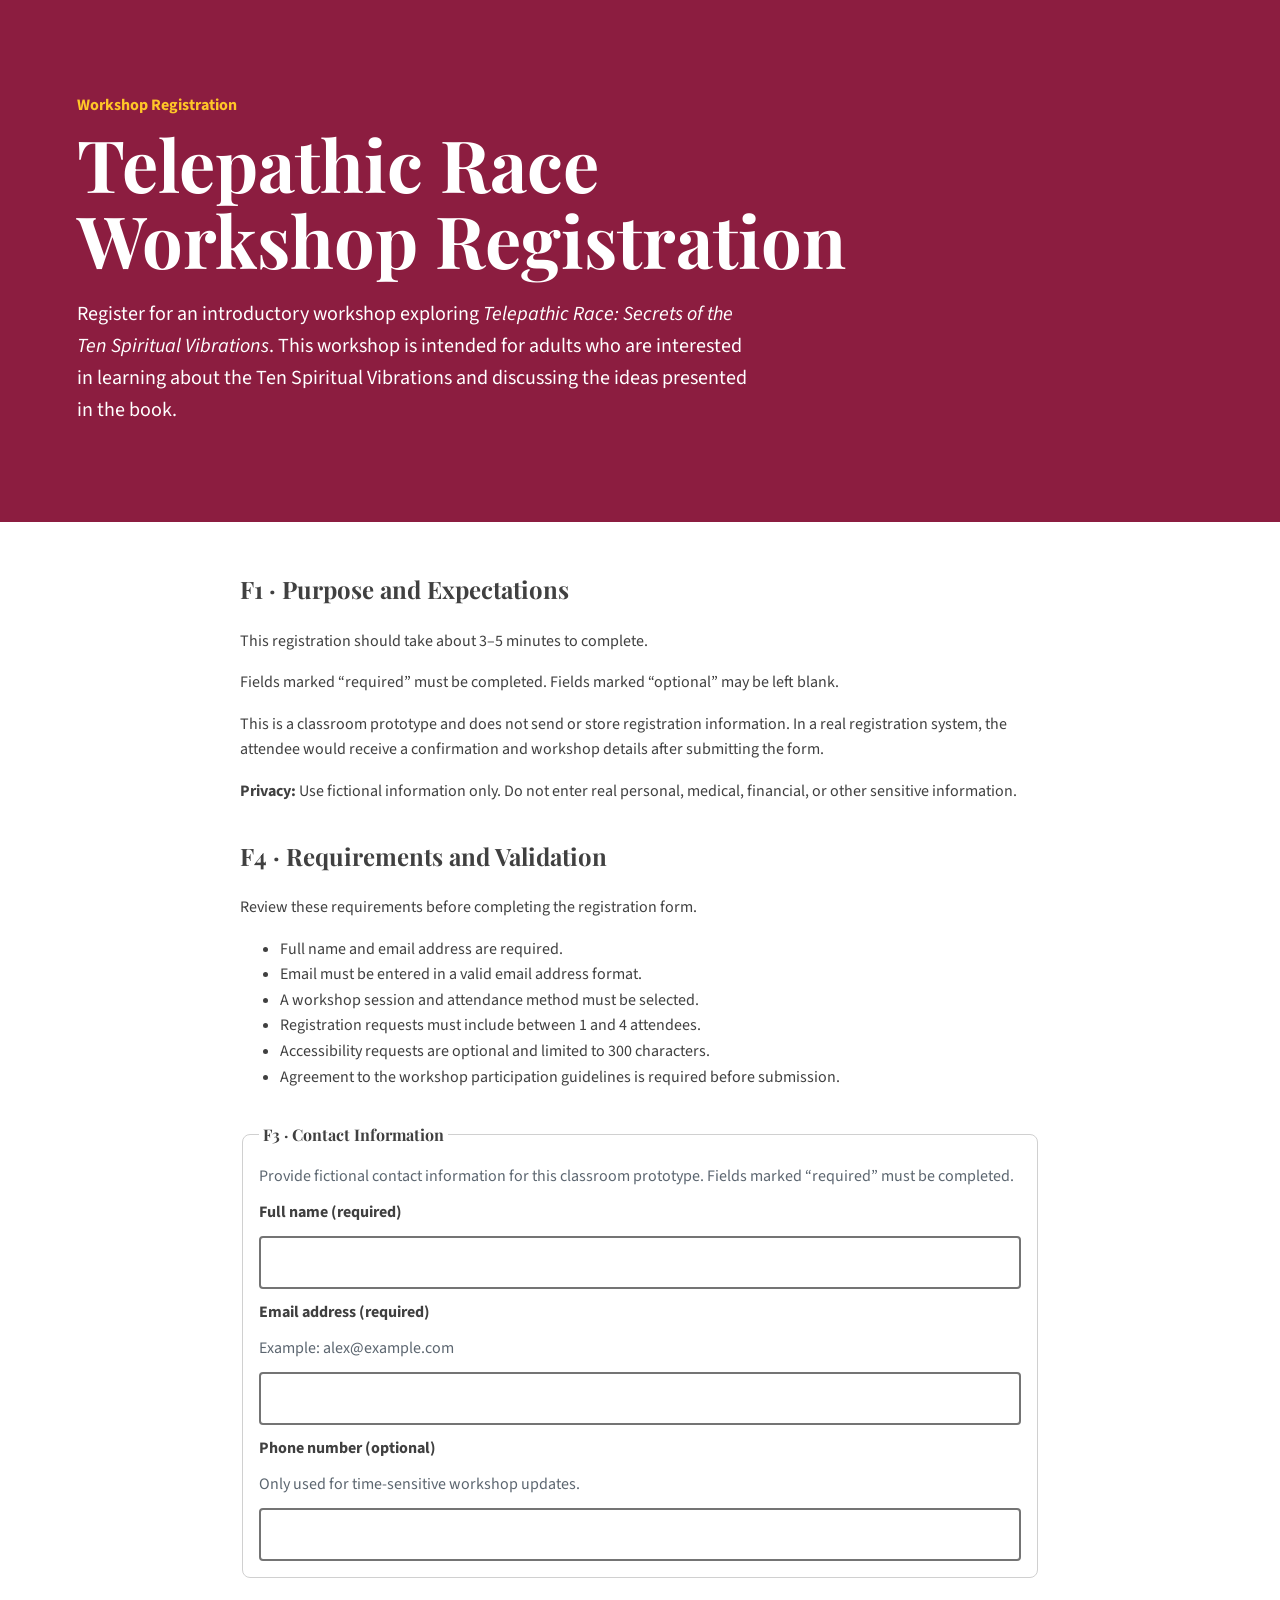
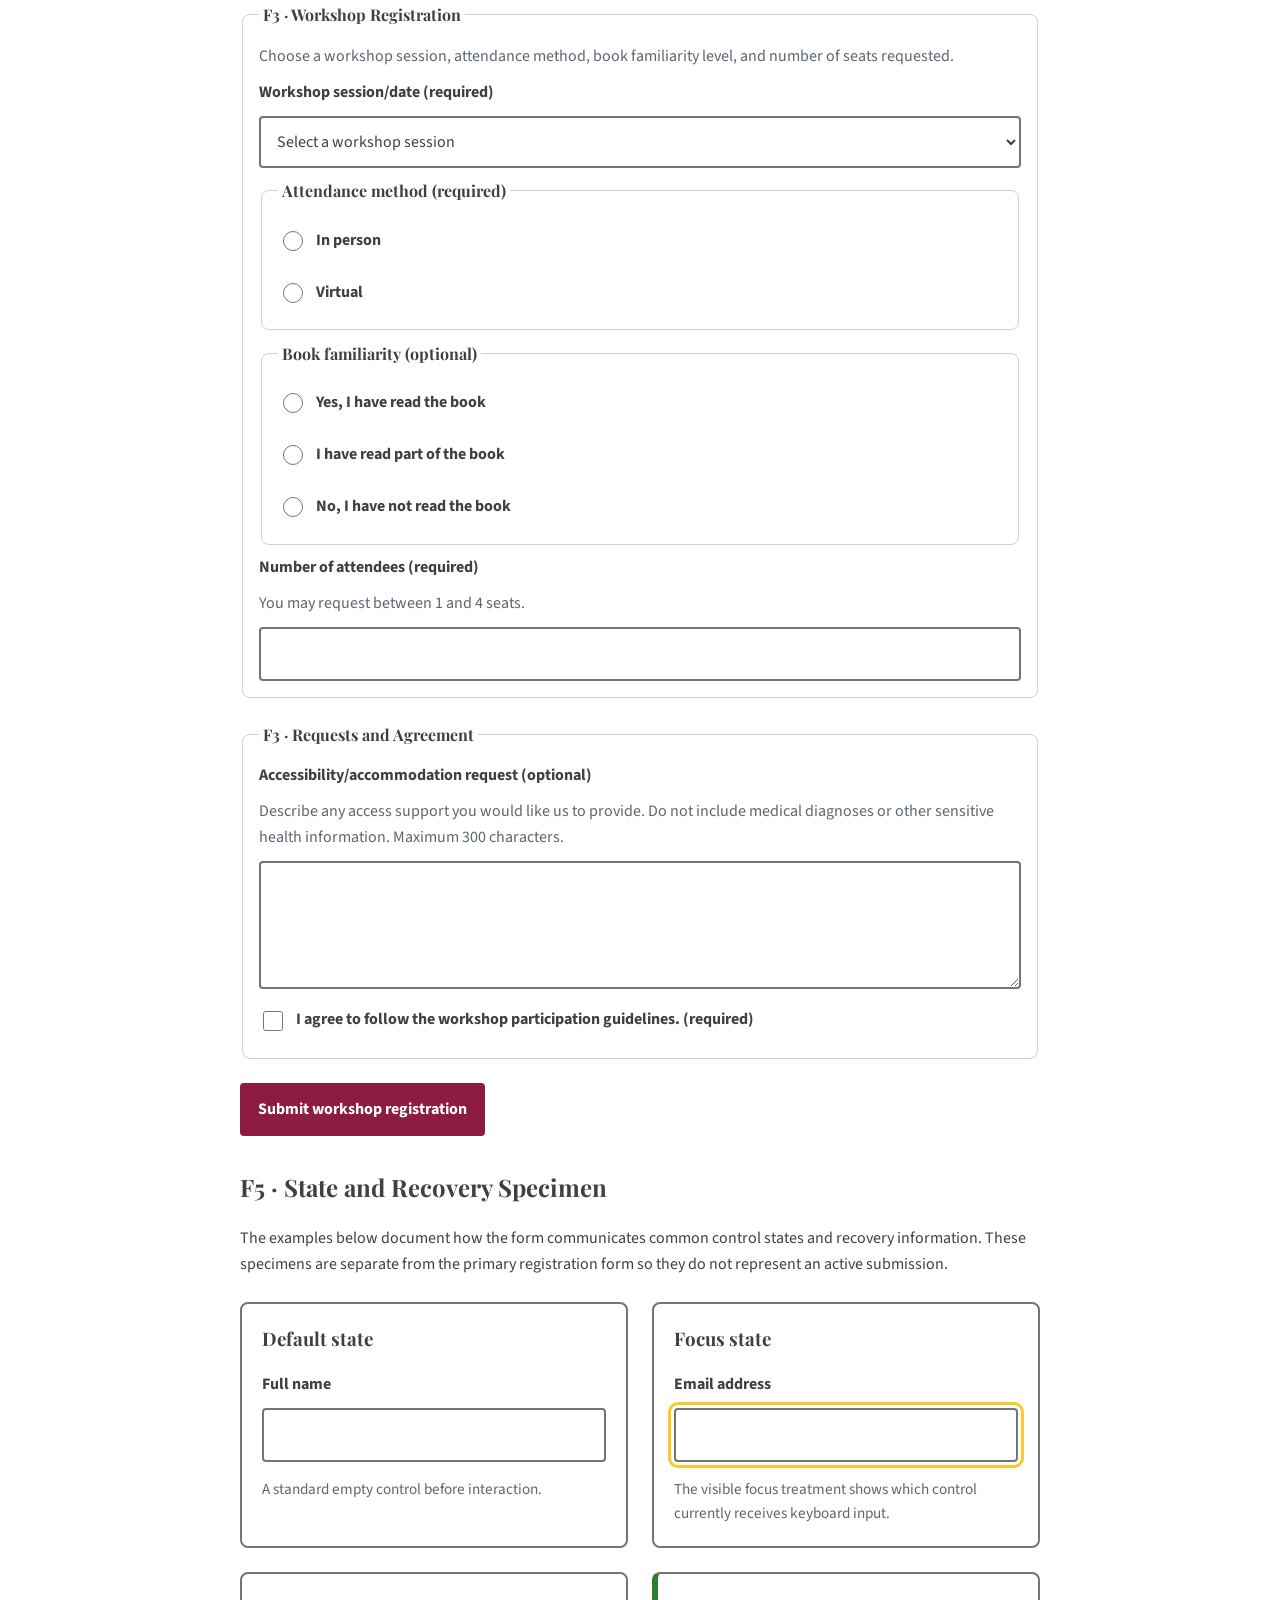
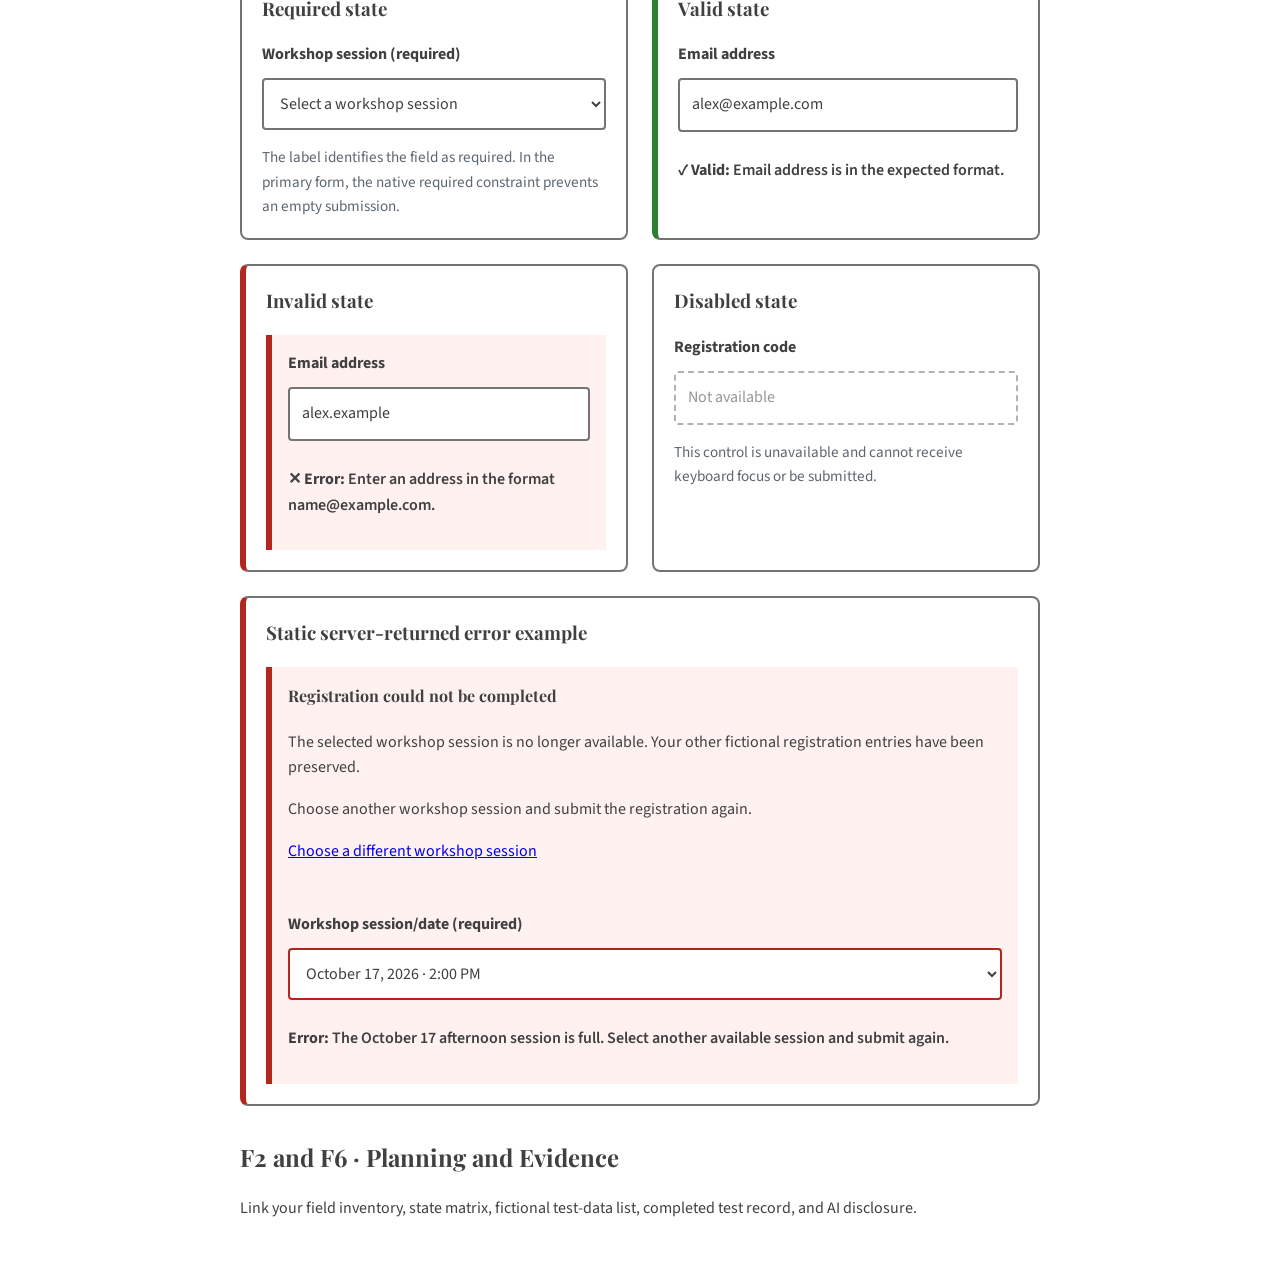
<file: index.html>
<!doctype html>
<html lang="en">
    <head>
    <meta charset="utf-8">
    <meta name="viewport" content="width=device-width, initial-scale=1">

    <title>Telepathic Race Workshop Registration</title>

    <link rel="preconnect" href="https://fonts.googleapis.com">
    <link rel="preconnect" href="https://fonts.gstatic.com" crossorigin>

    <link
        href="https://fonts.googleapis.com/css2?family=Playfair+Display:wght@600;700&family=Source+Sans+3:wght@400;600;700&display=swap"
        rel="stylesheet"
    >

    <link rel="stylesheet" href="styles.css">
</head>

    <body>
        <header class="page-header">
            <p class="eyebrow">Workshop Registration</p>

            <h1>Telepathic Race Workshop Registration</h1>

            <p class="lede">
                Register for an introductory workshop exploring
                <em>Telepathic Race: Secrets of the Ten Spiritual Vibrations</em>.
                This workshop is intended for adults who are interested in learning
                about the Ten Spiritual Vibrations and discussing the ideas presented
                in the book.
            </p>
        </header>

        <main>
            <section id="expectations">
                <h2>F1 · Purpose and Expectations</h2>

                <p>
                    This registration should take about 3–5 minutes to complete.
                </p>

                <p>
                    Fields marked “required” must be completed. Fields marked
                    “optional” may be left blank.
                </p>

                <p>
                    This is a classroom prototype and does not send or store
                    registration information. In a real registration system, the
                    attendee would receive a confirmation and workshop details
                    after submitting the form.
                </p>

                <p>
                    <strong>Privacy:</strong>
                    Use fictional information only. Do not enter real personal,
                    medical, financial, or other sensitive information.
                </p>
            </section>

            <section id="requirements">
                <h2>F4 · Requirements and Validation</h2>

                <p>
                    Review these requirements before completing the registration form.
                </p>

                <ul>
                    <li>
                        Full name and email address are required.
                    </li>

                    <li>
                        Email must be entered in a valid email address format.
                    </li>

                    <li>
                        A workshop session and attendance method must be selected.
                    </li>

                    <li>
                        Registration requests must include between 1 and 4 attendees.
                    </li>

                    <li>
                        Accessibility requests are optional and limited to
                        300 characters.
                    </li>

                    <li>
                        Agreement to the workshop participation guidelines is
                        required before submission.
                    </li>
                </ul>
            </section>

            <form method="get">
                <fieldset>
                    <legend>F3 · Contact Information</legend>

                    <p class="help">
                        Provide fictional contact information for this classroom
                        prototype. Fields marked “required” must be completed.
                    </p>

                    <div class="field">
                        <label for="full-name">
                            Full name (required)
                        </label>

                        <input
                            id="full-name"
                            name="full_name"
                            type="text"
                            autocomplete="name"
                            required
                        >
                    </div>

                    <div class="field">
                        <label for="email">
                            Email address (required)
                        </label>

                        <p class="help" id="email-help">
                            Example: alex@example.com
                        </p>

                        <input
                            id="email"
                            name="email"
                            type="email"
                            autocomplete="email"
                            required
                            aria-describedby="email-help"
                        >
                    </div>

                    <div class="field">
                        <label for="phone">
                            Phone number (optional)
                        </label>

                        <p class="help" id="phone-help">
                            Only used for time-sensitive workshop updates.
                        </p>

                        <input
                            id="phone"
                            name="phone"
                            type="tel"
                            autocomplete="tel"
                            aria-describedby="phone-help"
                        >
                    </div>
                </fieldset>

                <fieldset>
                    <legend>F3 · Workshop Registration</legend>

                    <p class="help">
                        Choose a workshop session, attendance method, book
                        familiarity level, and number of seats requested.
                    </p>

                    <div class="field">
                        <label for="workshop-session">
                            Workshop session/date (required)
                        </label>

                        <select
                            id="workshop-session"
                            name="workshop_session"
                            required
                        >
                            <option value="">
                                Select a workshop session
                            </option>

                            <option value="october-17-morning">
                                October 17, 2026 · 10:00 AM
                            </option>

                            <option value="october-17-afternoon">
                                October 17, 2026 · 2:00 PM
                            </option>

                            <option value="october-18-morning">
                                October 18, 2026 · 10:00 AM
                            </option>
                        </select>
                    </div>

                    <fieldset>
                        <legend>Attendance method (required)</legend>

                        <label class="choice">
                            <input
                                type="radio"
                                name="attendance_method"
                                value="in-person"
                                required
                            >
                            In person
                        </label>

                        <label class="choice">
                            <input
                                type="radio"
                                name="attendance_method"
                                value="virtual"
                            >
                            Virtual
                        </label>
                    </fieldset>

                    <fieldset>
                        <legend>Book familiarity (optional)</legend>

                        <label class="choice">
                            <input
                                type="radio"
                                name="read_book"
                                value="yes"
                            >
                            Yes, I have read the book
                        </label>

                        <label class="choice">
                            <input
                                type="radio"
                                name="read_book"
                                value="partly"
                            >
                            I have read part of the book
                        </label>

                        <label class="choice">
                            <input
                                type="radio"
                                name="read_book"
                                value="no"
                            >
                            No, I have not read the book
                        </label>
                    </fieldset>

                    <div class="field">
                        <label for="attendee-count">
                            Number of attendees (required)
                        </label>

                        <p class="help" id="attendee-count-help">
                            You may request between 1 and 4 seats.
                        </p>

                        <input
                            id="attendee-count"
                            name="attendee_count"
                            type="number"
                            min="1"
                            max="4"
                            step="1"
                            required
                            aria-describedby="attendee-count-help"
                        >
                    </div>
                </fieldset>

                <fieldset>
                    <legend>F3 · Requests and Agreement</legend>

                    <div class="field">
                        <label for="accommodation-request">
                            Accessibility/accommodation request (optional)
                        </label>

                        <p class="help" id="accommodation-help">
                            Describe any access support you would like us to
                            provide. Do not include medical diagnoses or other
                            sensitive health information. Maximum 300 characters.
                        </p>

                        <textarea
                            id="accommodation-request"
                            name="accommodation_request"
                            maxlength="300"
                            aria-describedby="accommodation-help"
                        ></textarea>
                    </div>

                    <div class="field">
                        <label class="choice">
                            <input
                                type="checkbox"
                                name="agree_terms"
                                value="yes"
                                required
                            >
                            I agree to follow the workshop participation
                            guidelines. (required)
                        </label>
                    </div>
                </fieldset>

                <button type="submit">
                    Submit workshop registration
                </button>
            </form>

            <section id="states">
                <h2>F5 · State and Recovery Specimen</h2>

                <p>
                    The examples below document how the form communicates common
                    control states and recovery information. These specimens are
                    separate from the primary registration form so they do not
                    represent an active submission.
                </p>

                <div class="state-grid">
                    <div class="state-example">
                        <h3>Default state</h3>

                        <div class="field">
                            <label for="state-default">
                                Full name
                            </label>

                            <input
                                id="state-default"
                                type="text"
                                value=""
                            >
                        </div>

                        <p class="state-note">
                            A standard empty control before interaction.
                        </p>
                    </div>

                    <div class="state-example">
                        <h3>Focus state</h3>

                        <div class="field">
                            <label for="state-focus">
                                Email address
                            </label>

                            <input
                                id="state-focus"
                                class="focus-example"
                                type="email"
                                value=""
                            >
                        </div>

                        <p class="state-note">
                            The visible focus treatment shows which control currently
                            receives keyboard input.
                        </p>
                    </div>

                    <div class="state-example">
                        <h3>Required state</h3>

                        <div class="field">
                            <label for="state-required">
                                Workshop session (required)
                            </label>

                            <select
                                id="state-required"
                                required
                            >
                                <option value="">
                                    Select a workshop session
                                </option>

                                <option value="example-session">
                                    Example workshop session
                                </option>
                            </select>
                        </div>

                        <p class="state-note">
                            The label identifies the field as required. In the
                            primary form, the native required constraint prevents
                            an empty submission.
                        </p>
                    </div>

                    <div class="state-example state-valid">
                        <h3>Valid state</h3>

                        <div class="field">
                            <label for="state-valid">
                                Email address
                            </label>

                            <input
                                id="state-valid"
                                type="email"
                                value="alex@example.com"
                                aria-describedby="valid-message"
                            >

                            <p id="valid-message">
                                <strong>Valid:</strong>
                                Email address is in the expected format.
                            </p>
                        </div>
                    </div>

                    <div class="state-example state-invalid">
                        <h3>Invalid state</h3>

                        <div class="field field-error">
                            <label for="state-invalid">
                                Email address
                            </label>

                            <input
                                id="state-invalid"
                                type="email"
                                value="alex.example"
                                aria-invalid="true"
                                aria-describedby="invalid-message"
                            >

                            <p id="invalid-message">
                                <strong>Error:</strong>
                                Enter an address in the format name@example.com.
                            </p>
                        </div>
                    </div>

                    <div class="state-example">
                        <h3>Disabled state</h3>

                        <div class="field">
                            <label for="state-disabled">
                                Registration code
                            </label>

                            <input
                                id="state-disabled"
                                type="text"
                                value="Not available"
                                disabled
                            >
                        </div>

                        <p class="state-note">
                            This control is unavailable and cannot receive keyboard
                            focus or be submitted.
                        </p>
                    </div>
                </div>

                <div class="server-error-example">
                    <h3>Static server-returned error example</h3>

                    <div class="error-summary">
                        <h4>Registration could not be completed</h4>

                        <p>
                            The selected workshop session is no longer available.
                            Your other fictional registration entries have been
                            preserved.
                        </p>

                        <p>
                            Choose another workshop session and submit the
                            registration again.
                        </p>

                        <p>
                            <a href="#server-session">
                                Choose a different workshop session
                            </a>
                        </p>
                    </div>

                    <div class="field field-error">
                        <label for="server-session">
                            Workshop session/date (required)
                        </label>

                        <select
                            id="server-session"
                            required
                            aria-invalid="true"
                            aria-describedby="server-session-error"
                        >
                            <option value="">
                                Select a workshop session
                            </option>

                            <option value="october-17-afternoon" selected>
                                October 17, 2026 · 2:00 PM
                            </option>

                            <option value="october-18-morning">
                                October 18, 2026 · 10:00 AM
                            </option>
                        </select>

                        <p id="server-session-error">
                            <strong>Error:</strong>
                            The October 17 afternoon session is full. Select another
                            available session and submit again.
                        </p>
                    </div>
                </div>
            </section>

            <section id="documentation">
                <h2>F2 and F6 · Planning and Evidence</h2>

                <p>
                    Link your field inventory, state matrix, fictional test-data
                    list, completed test record, and AI disclosure.
                </p>
            </section>
        </main>
    </body>
</html>
</file>
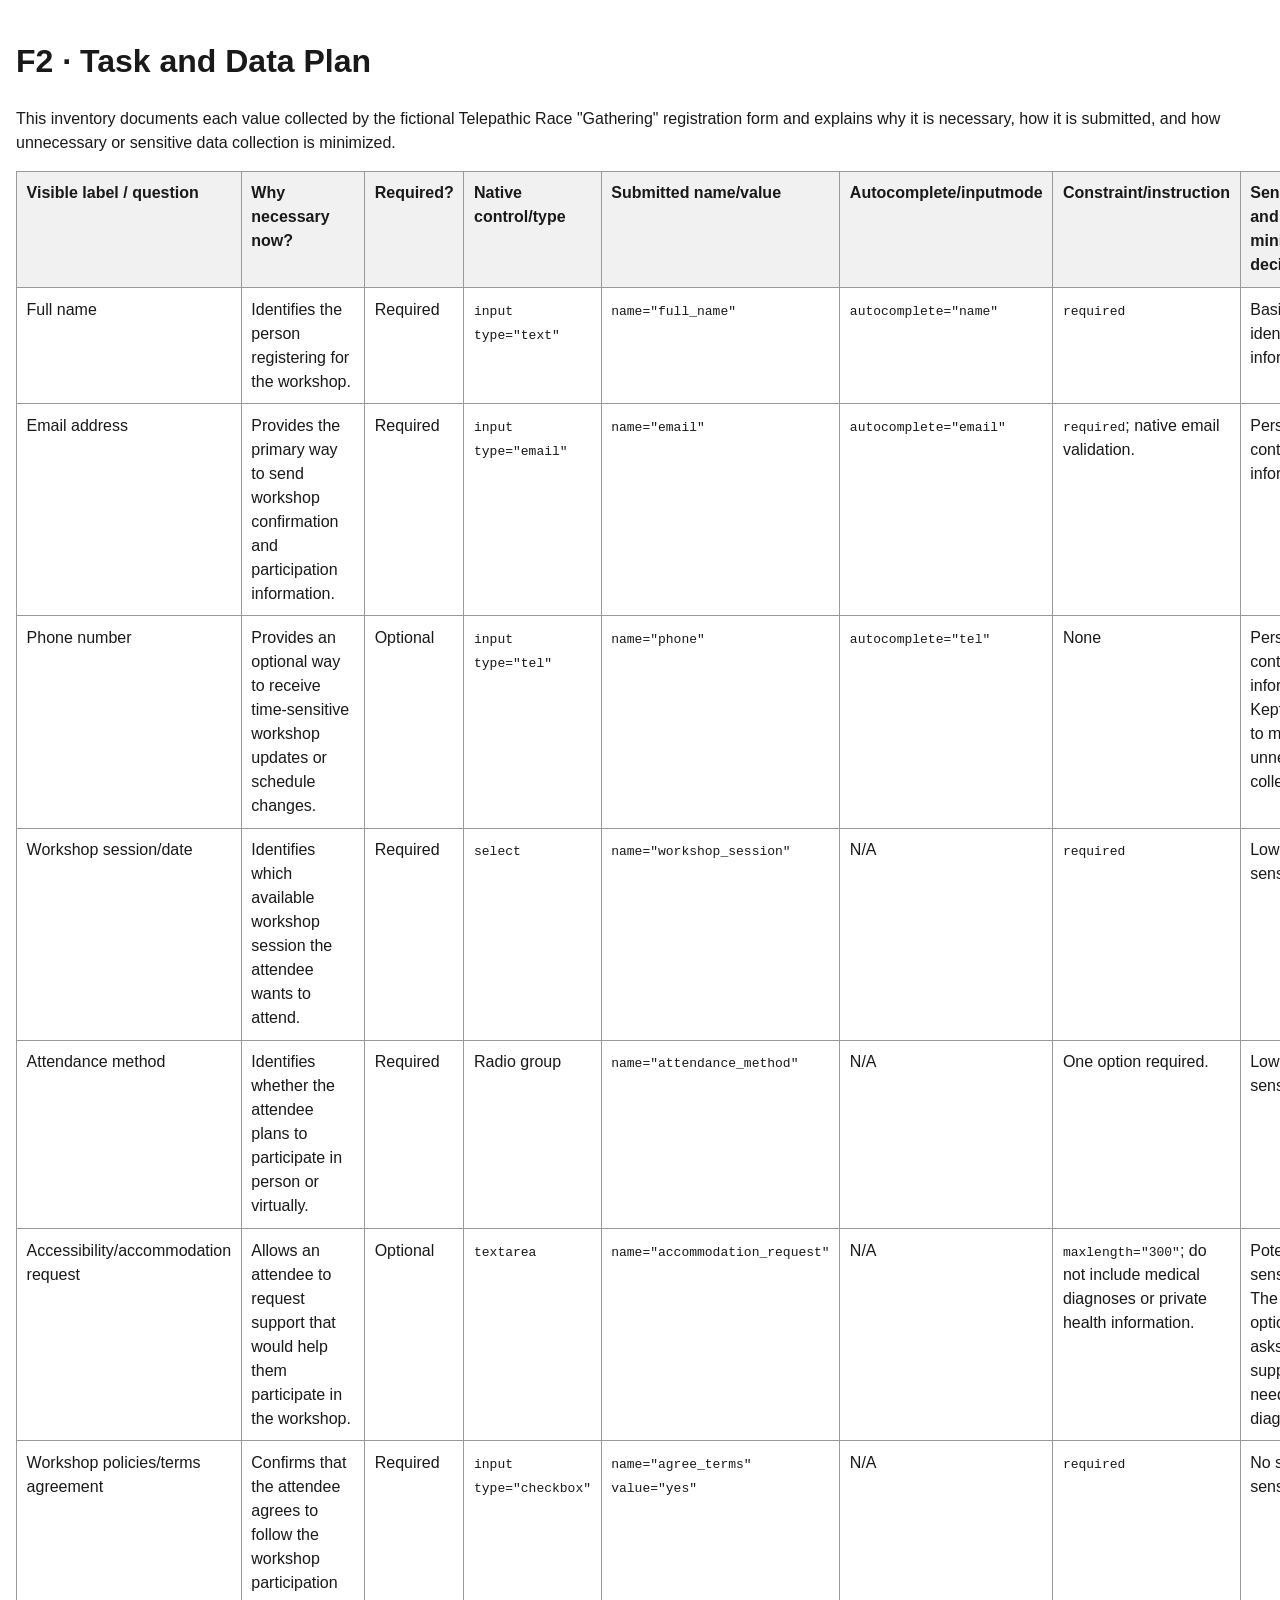
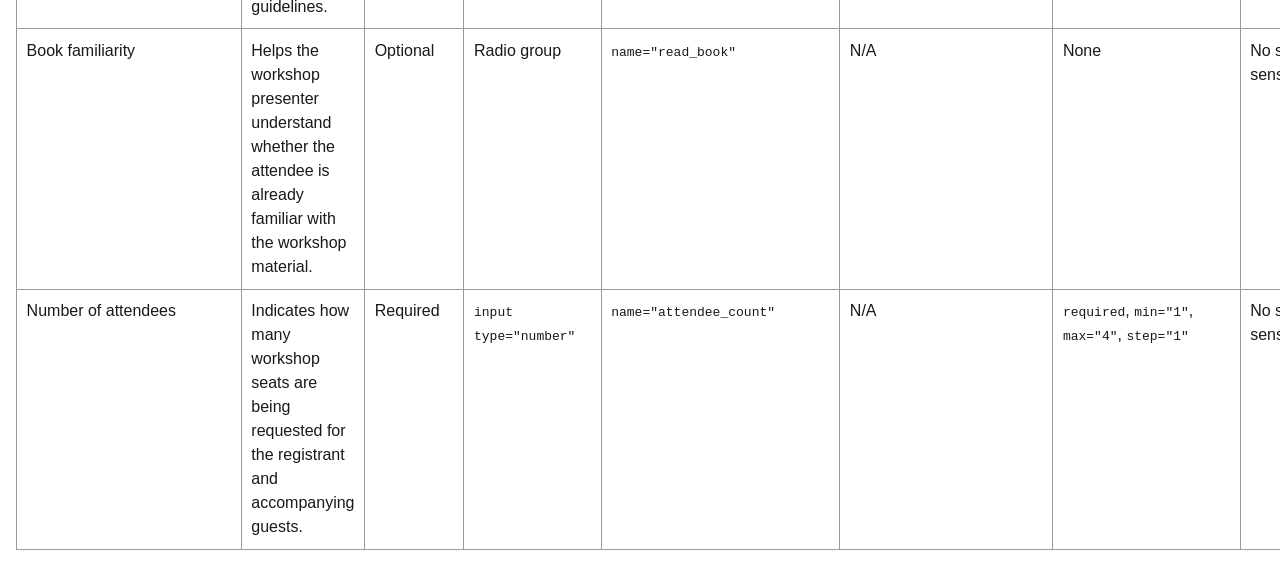
<file: field-inventory-template.html>
<!doctype html>
<html lang="en">
    <head>
        <meta charset="utf-8">
        <meta name="viewport" content="width=device-width, initial-scale=1">
        <title>Field Inventory</title>

        <style>
            body {
                font-family: Arial, sans-serif;
                line-height: 1.5;
                max-width: 80rem;
                margin: auto;
                padding: 1rem;
                color: #191919;
            }

            table {
                width: 100%;
                border-collapse: collapse;
            }

            th,
            td {
                padding: 0.6rem;
                border: 1px solid #999;
                text-align: left;
                vertical-align: top;
            }

            th {
                background: #f1f1f1;
            }
        </style>
    </head>

    <body>
        <h1>F2 · Task and Data Plan</h1>

        <p>
            This inventory documents each value collected by the fictional
            Telepathic Race "Gathering" registration form and explains why it is
            necessary, how it is submitted, and how unnecessary or sensitive
            data collection is minimized.
        </p>

        <table>
            <thead>
                <tr>
                    <th>Visible label / question</th>
                    <th>Why necessary now?</th>
                    <th>Required?</th>
                    <th>Native control/type</th>
                    <th>Submitted name/value</th>
                    <th>Autocomplete/inputmode</th>
                    <th>Constraint/instruction</th>
                    <th>Sensitivity and minimization decision</th>
                </tr>
            </thead>

            <tbody>
                <tr>
                    <td>Full name</td>
                    <td>
                        Identifies the person registering for the workshop.
                    </td>
                    <td>Required</td>
                    <td><code>input type="text"</code></td>
                    <td><code>name="full_name"</code></td>
                    <td><code>autocomplete="name"</code></td>
                    <td><code>required</code></td>
                    <td>
                        Basic identifying information.
                    </td>
                </tr>

                <tr>
                    <td>Email address</td>
                    <td>
                        Provides the primary way to send workshop confirmation
                        and participation information.
                    </td>
                    <td>Required</td>
                    <td><code>input type="email"</code></td>
                    <td><code>name="email"</code></td>
                    <td><code>autocomplete="email"</code></td>
                    <td>
                        <code>required</code>; native email validation.
                    </td>
                    <td>
                        Personal contact information.
                    </td>
                </tr>

                <tr>
                    <td>Phone number</td>
                    <td>
                        Provides an optional way to receive time-sensitive
                        workshop updates or schedule changes.
                    </td>
                    <td>Optional</td>
                    <td><code>input type="tel"</code></td>
                    <td><code>name="phone"</code></td>
                    <td><code>autocomplete="tel"</code></td>
                    <td>None</td>
                    <td>
                        Personal contact information. Kept optional to minimize
                        unnecessary collection.
                    </td>
                </tr>

                <tr>
                    <td>Workshop session/date</td>
                    <td>
                        Identifies which available workshop session the attendee
                        wants to attend.
                    </td>
                    <td>Required</td>
                    <td><code>select</code></td>
                    <td><code>name="workshop_session"</code></td>
                    <td>N/A</td>
                    <td><code>required</code></td>
                    <td>
                        Low sensitivity.
                    </td>
                </tr>

                <tr>
                    <td>Attendance method</td>
                    <td>
                        Identifies whether the attendee plans to participate in
                        person or virtually.
                    </td>
                    <td>Required</td>
                    <td>Radio group</td>
                    <td><code>name="attendance_method"</code></td>
                    <td>N/A</td>
                    <td>One option required.</td>
                    <td>
                        Low sensitivity.
                    </td>
                </tr>

                <tr>
                    <td>Accessibility/accommodation request</td>
                    <td>
                        Allows an attendee to request support that would help
                        them participate in the workshop.
                    </td>
                    <td>Optional</td>
                    <td><code>textarea</code></td>
                    <td><code>name="accommodation_request"</code></td>
                    <td>N/A</td>
                    <td>
                        <code>maxlength="300"</code>; do not include medical
                        diagnoses or private health information.
                    </td>
                    <td>
                        Potentially sensitive. The field is optional and asks
                        only for support needs, not diagnoses.
                    </td>
                </tr>

                <tr>
                    <td>Workshop policies/terms agreement</td>
                    <td>
                        Confirms that the attendee agrees to follow the workshop
                        participation guidelines.
                    </td>
                    <td>Required</td>
                    <td><code>input type="checkbox"</code></td>
                    <td>
                        <code>name="agree_terms" value="yes"</code>
                    </td>
                    <td>N/A</td>
                    <td><code>required</code></td>
                    <td>
                        No significant sensitivity.
                    </td>
                </tr>

                <tr>
                    <td>Book familiarity</td>
                    <td>
                        Helps the workshop presenter understand whether the
                        attendee is already familiar with the workshop material.
                    </td>
                    <td>Optional</td>
                    <td>Radio group</td>
                    <td><code>name="read_book"</code></td>
                    <td>N/A</td>
                    <td>None</td>
                    <td>
                        No significant sensitivity.
                    </td>
                </tr>

                <tr>
                    <td>Number of attendees</td>
                    <td>
                        Indicates how many workshop seats are being requested
                        for the registrant and accompanying guests.
                    </td>
                    <td>Required</td>
                    <td><code>input type="number"</code></td>
                    <td><code>name="attendee_count"</code></td>
                    <td>N/A</td>
                    <td>
                        <code>required</code>,
                        <code>min="1"</code>,
                        <code>max="4"</code>,
                        <code>step="1"</code>
                    </td>
                    <td>
                        No significant sensitivity.
                    </td>
                </tr>
            </tbody>
        </table>
    </body>
</html>
</file>
<file: styles.css>
:root{
    --font-body:"Source Sans 3",Arial,sans-serif;
    --font-display:"Playfair Display",Georgia,serif;

    --color-text:#404040;
    --color-surface:#fff;
    --color-action:#8c1d40;
    --color-accent:#ffc627;
    --color-border:#747474;
    --color-error:#b3261e;
    --color-success:#2e7d32;
    --color-muted:#5c6670;

    --space-3:1rem;
    --radius:.5rem;
    --measure:68ch;
}

*,*::before,*::after{
    box-sizing:border-box;
}

body{
    margin:0;
    color:var(--color-text);
    background:var(--color-surface);
    font-family:var(--font-body);
    line-height:1.6;
}

h1,
h2,
h3,
h4,
legend{
    font-family:var(--font-display);
}

h1{
    max-width:18ch;
    margin-block:.25rem 1rem;
    font-size:clamp(2.25rem,6vw,4.5rem);
    line-height:1.05;
}

.page-header{
    padding:clamp(2rem,6vw,5rem);
    background:var(--color-action);
    color:#fff;
}

.eyebrow{
    margin-bottom:.5rem;
    color:var(--color-accent);
    font-weight:700;
}

.lede{
    max-width:var(--measure);
    font-size:1.25rem;
}

main{
    max-width:52rem;
    margin:auto;
    padding:var(--space-3);
}

section,
form{
    margin-block:2rem;
}

form,
fieldset,
.field{
    display:grid;
    gap:.65rem;
}

form{
    gap:1.5rem;
}

fieldset{
    min-width:0;
    padding:1rem;
    border:1px solid #d0d0d0;
    border-radius:var(--radius);
}

legend,
label{
    font-weight:700;
}

legend{
    padding-inline:.25rem;
}

.help{
    margin:0;
    color:var(--color-muted);
}

input,
select,
textarea,
button{
    font:inherit;
}

input:not([type="radio"]):not([type="checkbox"]),
select,
textarea{
    width:100%;
    min-width:0;
    min-height:44px;
    padding:.75rem;
    color:var(--color-text);
    background:var(--color-surface);
    border:2px solid var(--color-border);
    border-radius:.25rem;
}

textarea{
    min-height:8rem;
    resize:vertical;
}

.choice{
    display:flex;
    gap:.65rem;
    align-items:flex-start;
    padding:.5rem 0;
}

.choice input{
    flex:0 0 auto;
    inline-size:1.25rem;
    block-size:1.25rem;
    margin-top:.2rem;
}

button{
    justify-self:start;
    min-height:44px;
    padding:.75rem 1rem;
    background:var(--color-action);
    color:#fff;
    border:2px solid var(--color-action);
    border-radius:.25rem;
    font-weight:700;
    cursor:pointer;
}

button:hover:not(:disabled){
    filter:brightness(.9);
}

:focus-visible{
    outline:.2rem solid var(--color-accent);
    outline-offset:.2rem;
}

/* F5 · Error and recovery styles */

.error-summary,
.field-error{
    padding:1rem;
    border-left:.4rem solid var(--color-error);
    background:#fff1f0;
}

.field-error input,
.field-error select{
    border-color:var(--color-error);
}

.field-error p{
    font-weight:600;
}

/* F5 · State and Recovery Specimen */

.state-grid{
    display:grid;
    gap:1.5rem;
    margin-block:1.5rem;
}

.state-example,
.server-error-example{
    padding:1.25rem;
    border:2px solid var(--color-border);
    border-radius:var(--radius);
    background:var(--color-surface);
}

.state-example h3,
.server-error-example h3{
    margin-top:0;
}

.state-note{
    margin-bottom:0;
    color:var(--color-muted);
    font-size:.95rem;
}

/* Static focus specimen */

.focus-example{
    outline:.2rem solid var(--color-accent);
    outline-offset:.2rem;
}

/* Valid specimen */

.state-valid{
    border-left:.4rem solid var(--color-success);
}

.state-valid #valid-message{
    font-weight:600;
}

.state-valid #valid-message::before{
    content:"✓ ";
    font-weight:700;
}

/* Invalid specimen */

.state-invalid{
    border-left:.4rem solid var(--color-error);
}

.state-invalid input{
    border-color:var(--color-error);
}

.state-invalid #invalid-message{
    font-weight:600;
}

.state-invalid #invalid-message::before{
    content:"✕ ";
    font-weight:700;
}

/* Server-returned error specimen */

.server-error-example{
    border-left:.4rem solid var(--color-error);
}

.error-summary h4{
    margin-top:0;
}

/* Disabled controls */

input:disabled,
select:disabled,
textarea:disabled,
button:disabled{
    opacity:.55;
    cursor:not-allowed;
}

.state-example input:disabled{
    border-style:dashed;
}

/* Wider layouts */

@media (min-width:48rem){
    .paired-fields{
        display:grid;
        grid-template-columns:1fr 1fr;
        gap:1rem;
    }

    .state-grid{
        grid-template-columns:repeat(2,minmax(0,1fr));
    }
}
</file>
